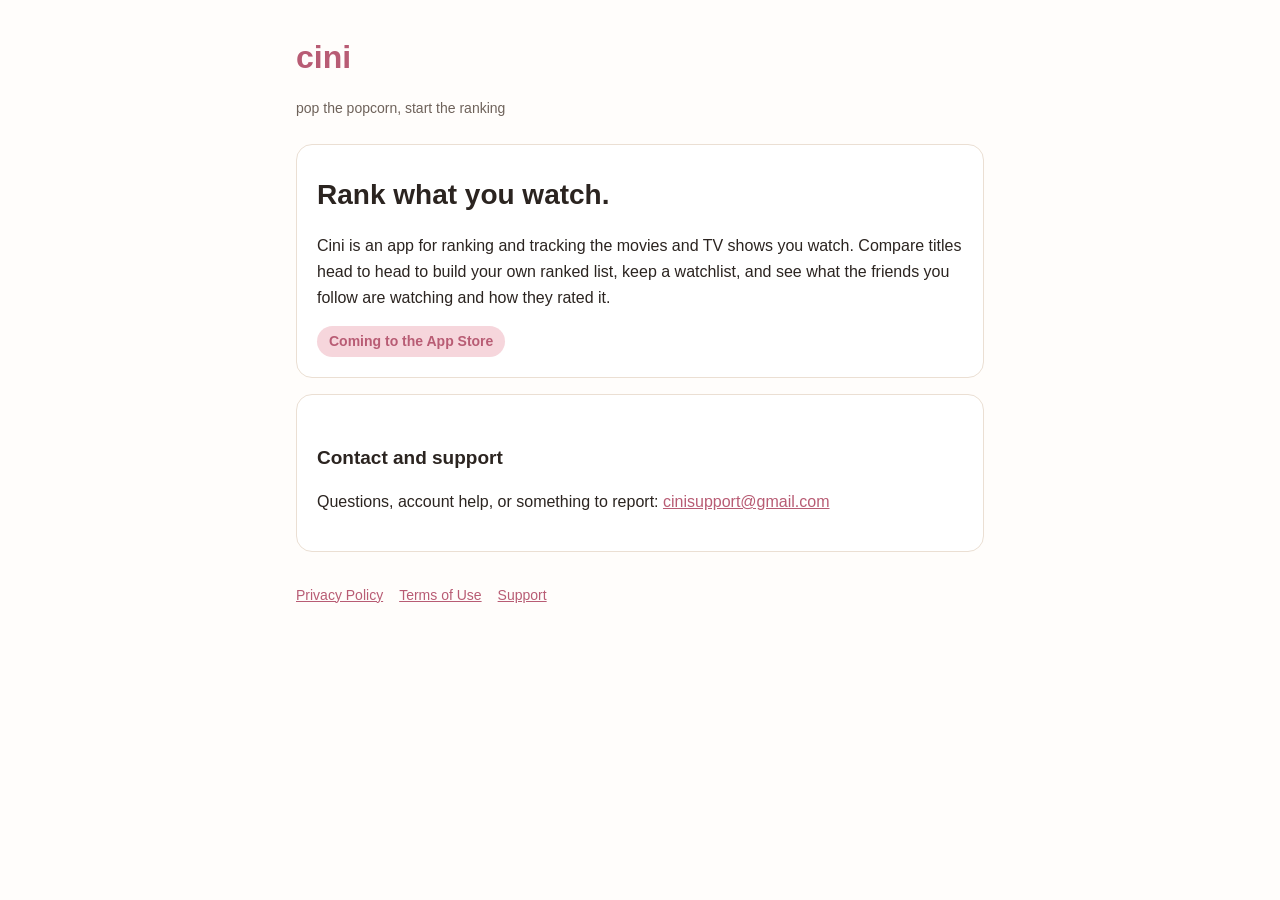
<file: index.html>
<!doctype html>
<html lang="en">
<head>
  <meta charset="utf-8">
  <meta name="viewport" content="width=device-width, initial-scale=1">
  <title>Cini</title>
  <meta name="description" content="Cini: rank the movies and shows you watch, and see what your friends think.">
  <link rel="stylesheet" href="style.css">
</head>
<body>
  <main>
    <header>
      <a class="brand" href="./">cini</a>
      <p class="muted">pop the popcorn, start the ranking</p>
    </header>

    <div class="card">
      <h1>Rank what you watch.</h1>
      <p>Cini is an app for ranking and tracking the movies and TV shows you watch. Compare titles head to head to build your own ranked list, keep a watchlist, and see what the friends you follow are watching and how they rated it.</p>
      <span class="pill">Coming to the App Store</span>
    </div>

    <div class="card">
      <h2>Contact and support</h2>
      <p>Questions, account help, or something to report: <a href="mailto:cinisupport@gmail.com">cinisupport@gmail.com</a></p>
    </div>

    <nav>
      <a href="privacy.html">Privacy Policy</a>
      <a href="terms.html">Terms of Use</a>
      <a href="mailto:cinisupport@gmail.com">Support</a>
    </nav>
  </main>
</body>
</html>
</file>
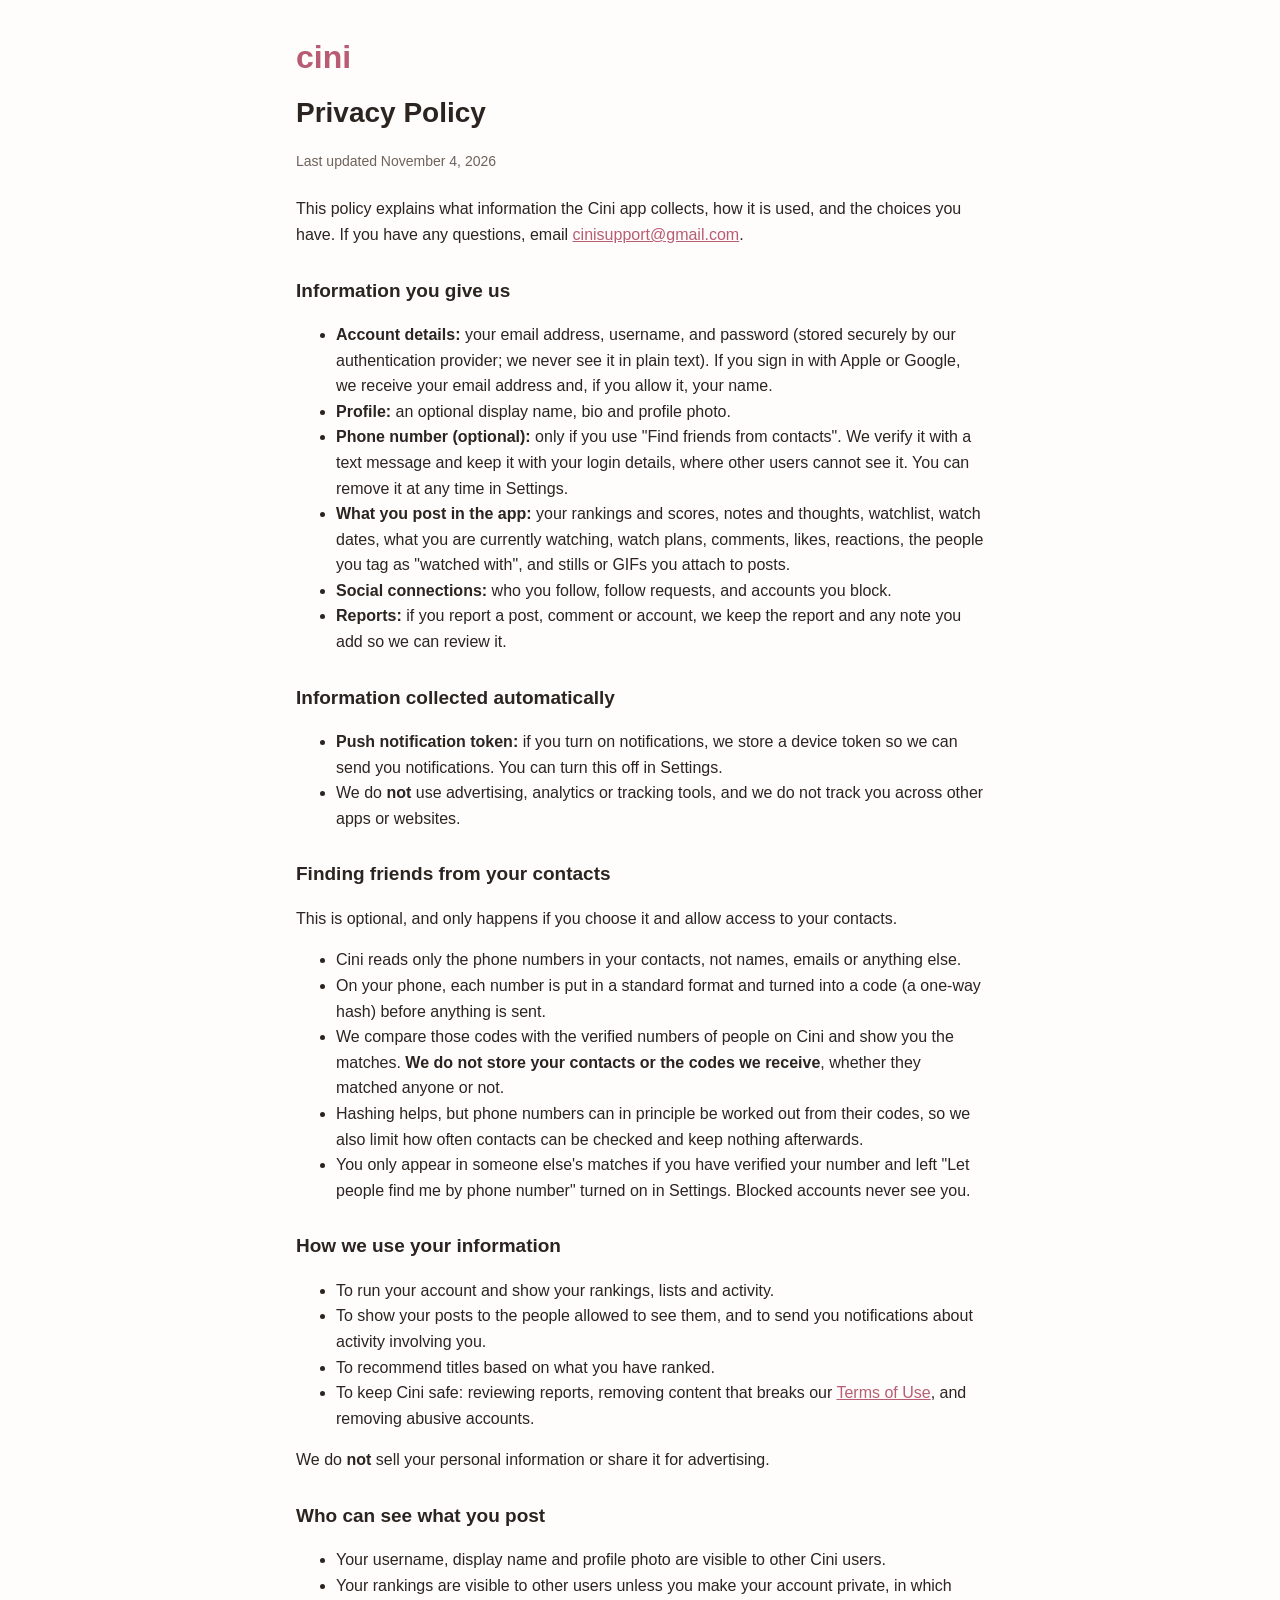
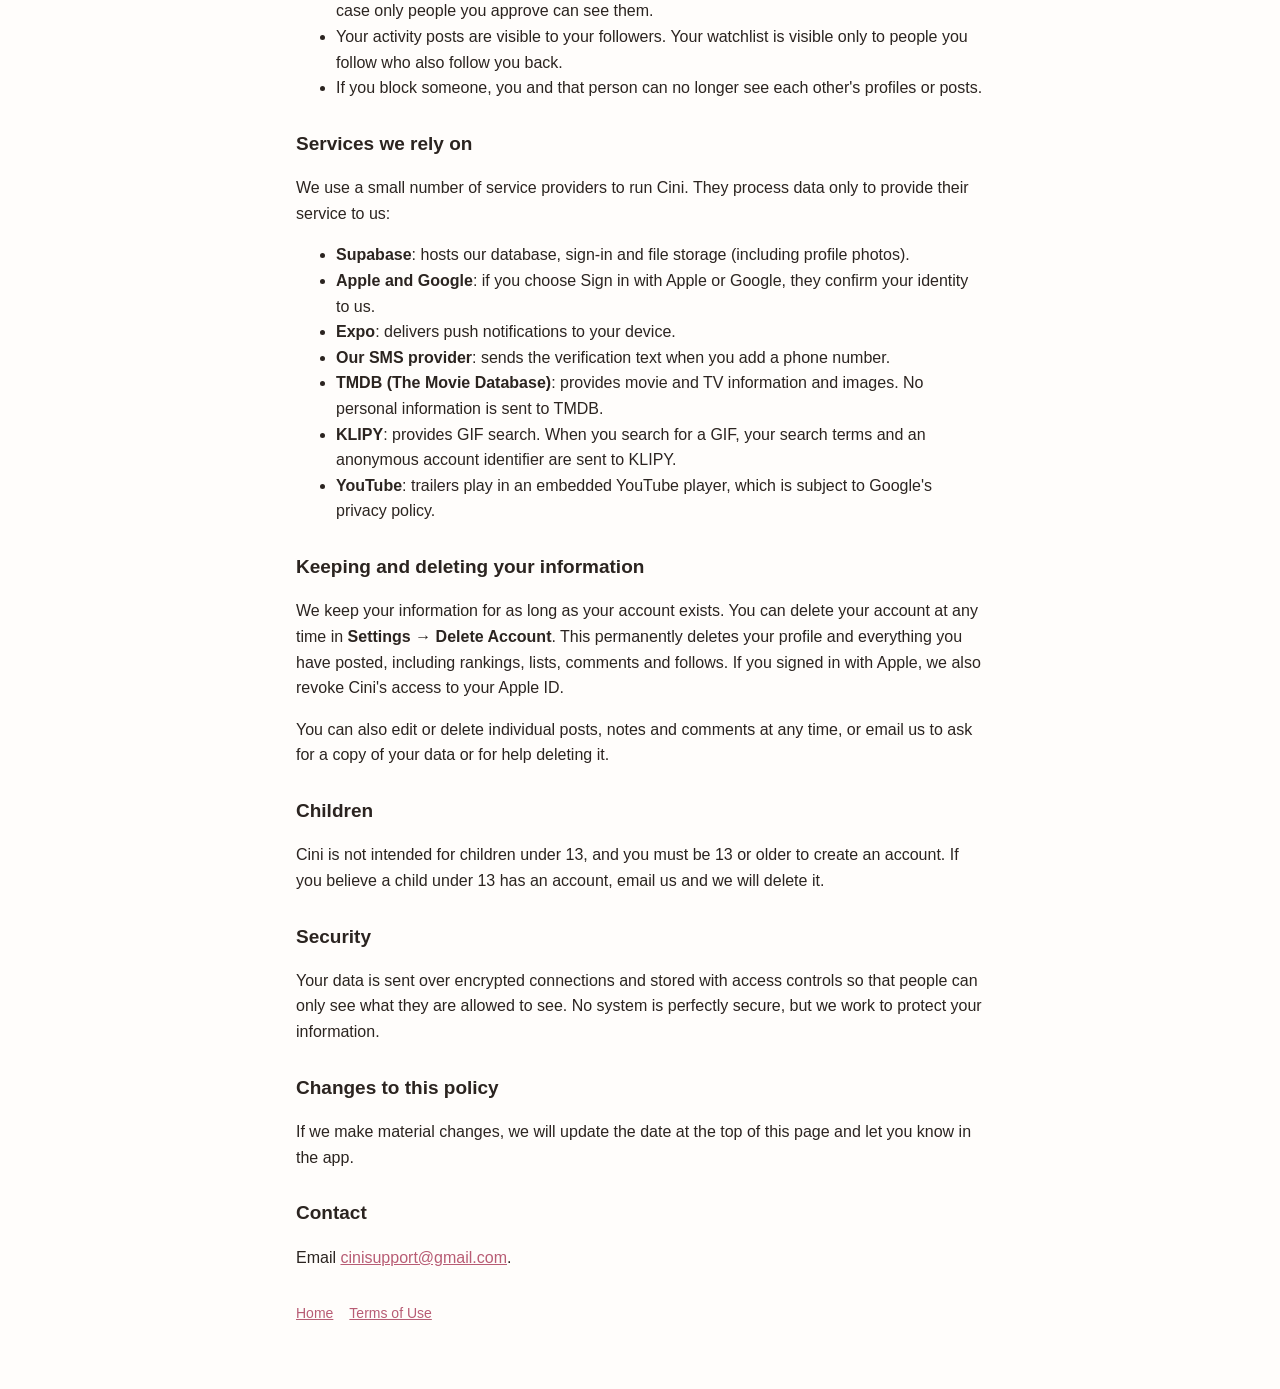
<file: privacy.html>
<!doctype html>
<html lang="en">
<head>
  <meta charset="utf-8">
  <meta name="viewport" content="width=device-width, initial-scale=1">
  <title>Cini Privacy Policy</title>
  <link rel="stylesheet" href="style.css">
</head>
<body>
  <main>
    <header>
      <a class="brand" href="./">cini</a>
      <h1>Privacy Policy</h1>
      <p class="muted">Last updated November 4, 2026</p>
    </header>

    <p>This policy explains what information the Cini app collects, how it is used, and the choices you have. If you have any questions, email <a href="mailto:cinisupport@gmail.com">cinisupport@gmail.com</a>.</p>

    <h2>Information you give us</h2>
    <ul>
      <li><strong>Account details:</strong> your email address, username, and password (stored securely by our authentication provider; we never see it in plain text). If you sign in with Apple or Google, we receive your email address and, if you allow it, your name.</li>
      <li><strong>Profile:</strong> an optional display name, bio and profile photo.</li>
      <li><strong>Phone number (optional):</strong> only if you use "Find friends from contacts". We verify it with a text message and keep it with your login details, where other users cannot see it. You can remove it at any time in Settings.</li>
      <li><strong>What you post in the app:</strong> your rankings and scores, notes and thoughts, watchlist, watch dates, what you are currently watching, watch plans, comments, likes, reactions, the people you tag as "watched with", and stills or GIFs you attach to posts.</li>
      <li><strong>Social connections:</strong> who you follow, follow requests, and accounts you block.</li>
      <li><strong>Reports:</strong> if you report a post, comment or account, we keep the report and any note you add so we can review it.</li>
    </ul>

    <h2>Information collected automatically</h2>
    <ul>
      <li><strong>Push notification token:</strong> if you turn on notifications, we store a device token so we can send you notifications. You can turn this off in Settings.</li>
      <li>We do <strong>not</strong> use advertising, analytics or tracking tools, and we do not track you across other apps or websites.</li>
    </ul>

    <h2>Finding friends from your contacts</h2>
    <p>This is optional, and only happens if you choose it and allow access to your contacts.</p>
    <ul>
      <li>Cini reads only the phone numbers in your contacts, not names, emails or anything else.</li>
      <li>On your phone, each number is put in a standard format and turned into a code (a one-way hash) before anything is sent.</li>
      <li>We compare those codes with the verified numbers of people on Cini and show you the matches. <strong>We do not store your contacts or the codes we receive</strong>, whether they matched anyone or not.</li>
      <li>Hashing helps, but phone numbers can in principle be worked out from their codes, so we also limit how often contacts can be checked and keep nothing afterwards.</li>
      <li>You only appear in someone else's matches if you have verified your number and left "Let people find me by phone number" turned on in Settings. Blocked accounts never see you.</li>
    </ul>

    <h2>How we use your information</h2>
    <ul>
      <li>To run your account and show your rankings, lists and activity.</li>
      <li>To show your posts to the people allowed to see them, and to send you notifications about activity involving you.</li>
      <li>To recommend titles based on what you have ranked.</li>
      <li>To keep Cini safe: reviewing reports, removing content that breaks our <a href="terms.html">Terms of Use</a>, and removing abusive accounts.</li>
    </ul>
    <p>We do <strong>not</strong> sell your personal information or share it for advertising.</p>

    <h2>Who can see what you post</h2>
    <ul>
      <li>Your username, display name and profile photo are visible to other Cini users.</li>
      <li>Your rankings are visible to other users unless you make your account private, in which case only people you approve can see them.</li>
      <li>Your activity posts are visible to your followers. Your watchlist is visible only to people you follow who also follow you back.</li>
      <li>If you block someone, you and that person can no longer see each other's profiles or posts.</li>
    </ul>

    <h2>Services we rely on</h2>
    <p>We use a small number of service providers to run Cini. They process data only to provide their service to us:</p>
    <ul>
      <li><strong>Supabase</strong>: hosts our database, sign-in and file storage (including profile photos).</li>
      <li><strong>Apple and Google</strong>: if you choose Sign in with Apple or Google, they confirm your identity to us.</li>
      <li><strong>Expo</strong>: delivers push notifications to your device.</li>
      <li><strong>Our SMS provider</strong>: sends the verification text when you add a phone number.</li>
      <li><strong>TMDB (The Movie Database)</strong>: provides movie and TV information and images. No personal information is sent to TMDB.</li>
      <li><strong>KLIPY</strong>: provides GIF search. When you search for a GIF, your search terms and an anonymous account identifier are sent to KLIPY.</li>
      <li><strong>YouTube</strong>: trailers play in an embedded YouTube player, which is subject to Google's privacy policy.</li>
    </ul>

    <h2>Keeping and deleting your information</h2>
    <p>We keep your information for as long as your account exists. You can delete your account at any time in <strong>Settings &rarr; Delete Account</strong>. This permanently deletes your profile and everything you have posted, including rankings, lists, comments and follows. If you signed in with Apple, we also revoke Cini's access to your Apple ID.</p>
    <p>You can also edit or delete individual posts, notes and comments at any time, or email us to ask for a copy of your data or for help deleting it.</p>

    <h2>Children</h2>
    <p>Cini is not intended for children under 13, and you must be 13 or older to create an account. If you believe a child under 13 has an account, email us and we will delete it.</p>

    <h2>Security</h2>
    <p>Your data is sent over encrypted connections and stored with access controls so that people can only see what they are allowed to see. No system is perfectly secure, but we work to protect your information.</p>

    <h2>Changes to this policy</h2>
    <p>If we make material changes, we will update the date at the top of this page and let you know in the app.</p>

    <h2>Contact</h2>
    <p>Email <a href="mailto:cinisupport@gmail.com">cinisupport@gmail.com</a>.</p>

    <nav>
      <a href="./">Home</a>
      <a href="terms.html">Terms of Use</a>
    </nav>
  </main>
</body>
</html>
</file>
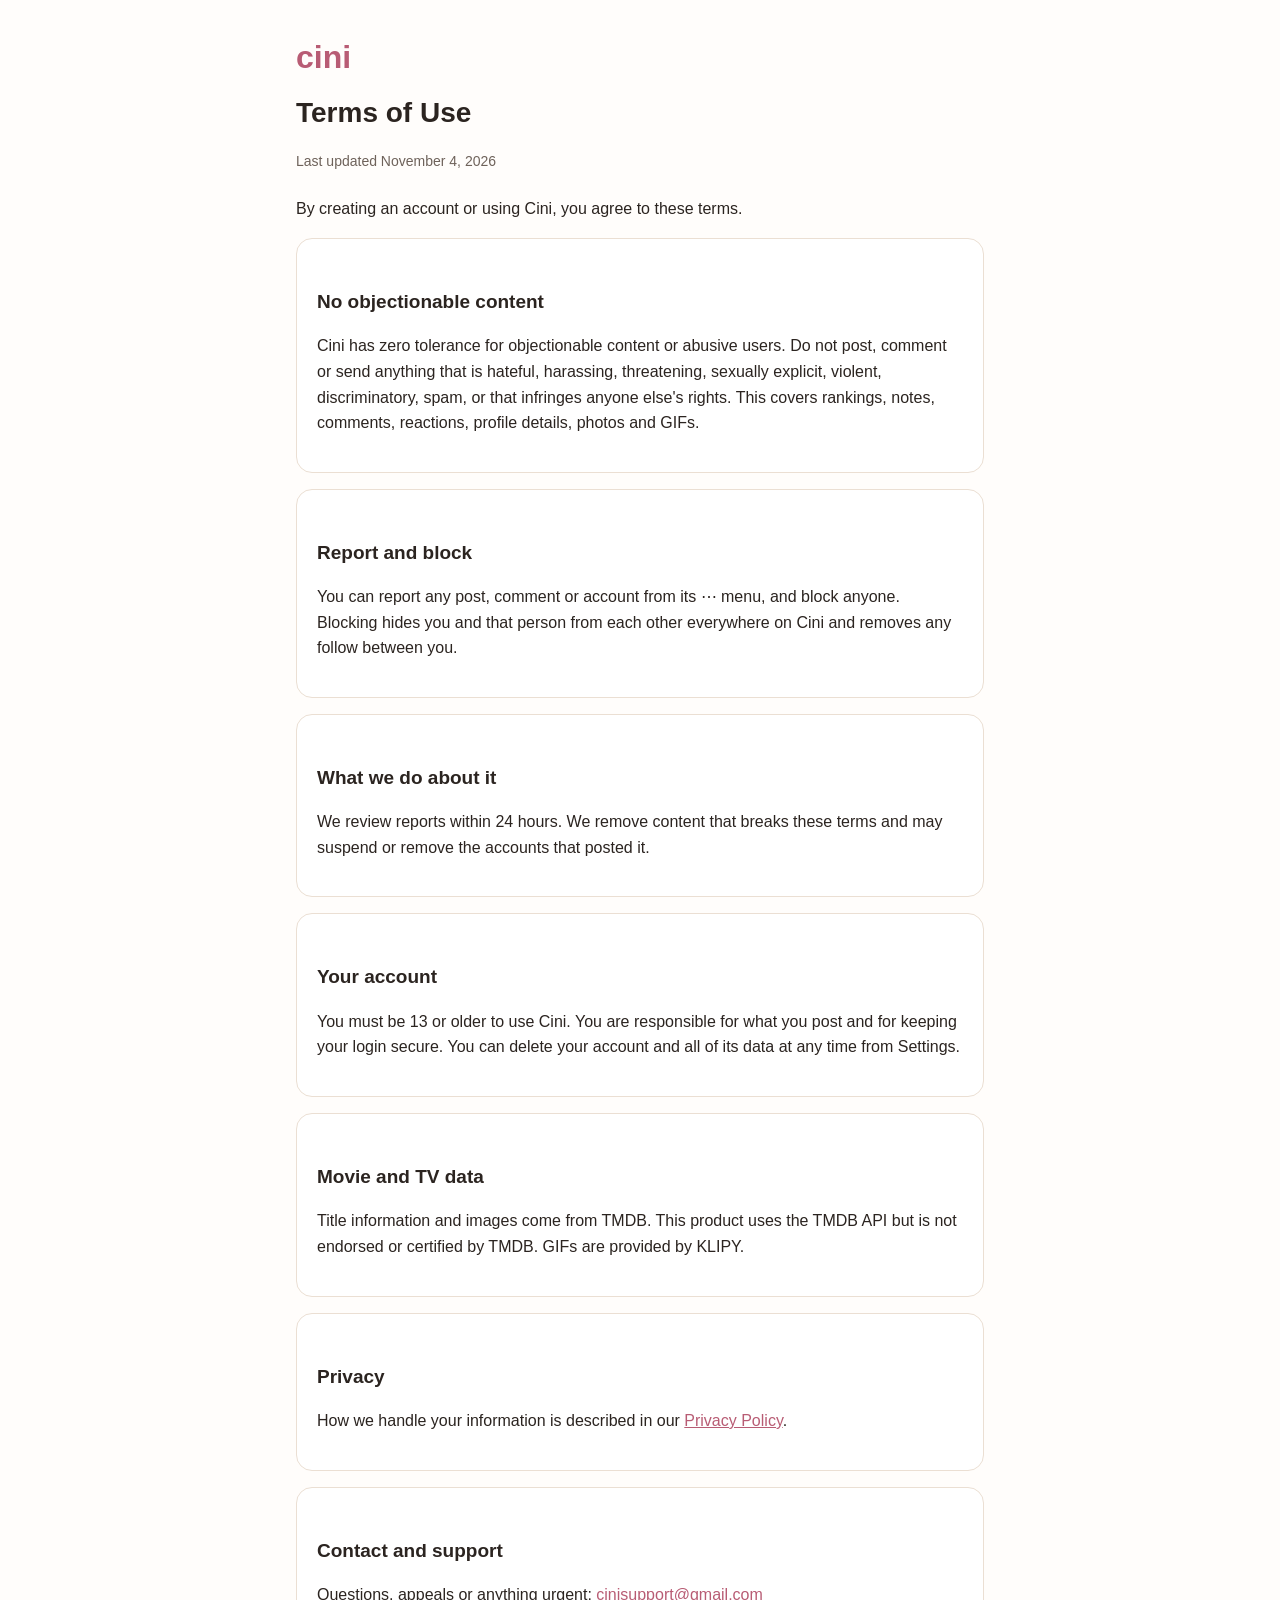
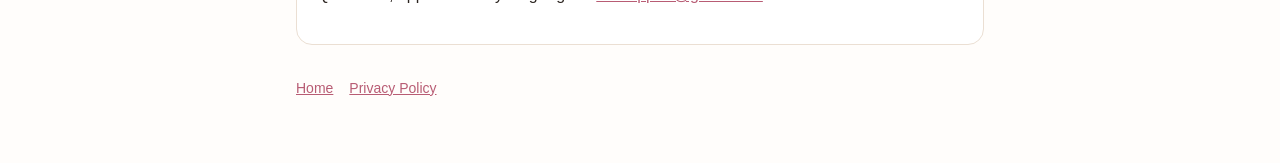
<file: terms.html>
<!doctype html>
<html lang="en">
<head>
  <meta charset="utf-8">
  <meta name="viewport" content="width=device-width, initial-scale=1">
  <title>Cini Terms of Use</title>
  <link rel="stylesheet" href="style.css">
</head>
<body>
  <main>
    <header>
      <a class="brand" href="./">cini</a>
      <h1>Terms of Use</h1>
      <p class="muted">Last updated November 4, 2026</p>
    </header>

    <p>By creating an account or using Cini, you agree to these terms.</p>

    <div class="card">
      <h2>No objectionable content</h2>
      <p>Cini has zero tolerance for objectionable content or abusive users. Do not post, comment or send anything that is hateful, harassing, threatening, sexually explicit, violent, discriminatory, spam, or that infringes anyone else's rights. This covers rankings, notes, comments, reactions, profile details, photos and GIFs.</p>
    </div>

    <div class="card">
      <h2>Report and block</h2>
      <p>You can report any post, comment or account from its &#8943; menu, and block anyone. Blocking hides you and that person from each other everywhere on Cini and removes any follow between you.</p>
    </div>

    <div class="card">
      <h2>What we do about it</h2>
      <p>We review reports within 24 hours. We remove content that breaks these terms and may suspend or remove the accounts that posted it.</p>
    </div>

    <div class="card">
      <h2>Your account</h2>
      <p>You must be 13 or older to use Cini. You are responsible for what you post and for keeping your login secure. You can delete your account and all of its data at any time from Settings.</p>
    </div>

    <div class="card">
      <h2>Movie and TV data</h2>
      <p>Title information and images come from TMDB. This product uses the TMDB API but is not endorsed or certified by TMDB. GIFs are provided by KLIPY.</p>
    </div>

    <div class="card">
      <h2>Privacy</h2>
      <p>How we handle your information is described in our <a href="privacy.html">Privacy Policy</a>.</p>
    </div>

    <div class="card">
      <h2>Contact and support</h2>
      <p>Questions, appeals or anything urgent: <a href="mailto:cinisupport@gmail.com">cinisupport@gmail.com</a></p>
    </div>

    <nav>
      <a href="./">Home</a>
      <a href="privacy.html">Privacy Policy</a>
    </nav>
  </main>
</body>
</html>
</file>
<file: style.css>
:root {
  --bg: #fffdfb;
  --card: #ffffff;
  --text: #2b2420;
  --muted: #6e625a;
  --border: #ebdfd3;
  --accent: #b85c74;
  --wash: #f6d6dc;
}
@media (prefers-color-scheme: dark) {
  :root {
    --bg: #17130f;
    --card: #1e1915;
    --text: #f3ece4;
    --muted: #b8aca2;
    --border: #3a312a;
    --accent: #d29dab;
    --wash: #302226;
  }
}
* { box-sizing: border-box; }
body {
  margin: 0;
  background: var(--bg);
  color: var(--text);
  font-family: -apple-system, BlinkMacSystemFont, "Segoe UI", Roboto, Helvetica, Arial, sans-serif;
  line-height: 1.6;
}
main { max-width: 720px; margin: 0 auto; padding: 32px 16px 64px; }
header { margin-bottom: 24px; }
.brand { font-size: 32px; font-weight: 700; color: var(--accent); text-decoration: none; }
h1 { font-size: 28px; margin: 8px 0 4px; }
h2 { font-size: 19px; margin: 28px 0 8px; }
p, li { color: var(--text); }
.muted { color: var(--muted); font-size: 14px; }
.card {
  background: var(--card);
  border: 1px solid var(--border);
  border-radius: 16px;
  padding: 20px;
  margin: 16px 0;
}
.pill {
  display: inline-block;
  background: var(--wash);
  color: var(--accent);
  border-radius: 999px;
  padding: 4px 12px;
  font-weight: 600;
  font-size: 14px;
}
a { color: var(--accent); }
nav { display: flex; gap: 16px; flex-wrap: wrap; margin-top: 32px; font-size: 14px; }
</file>
